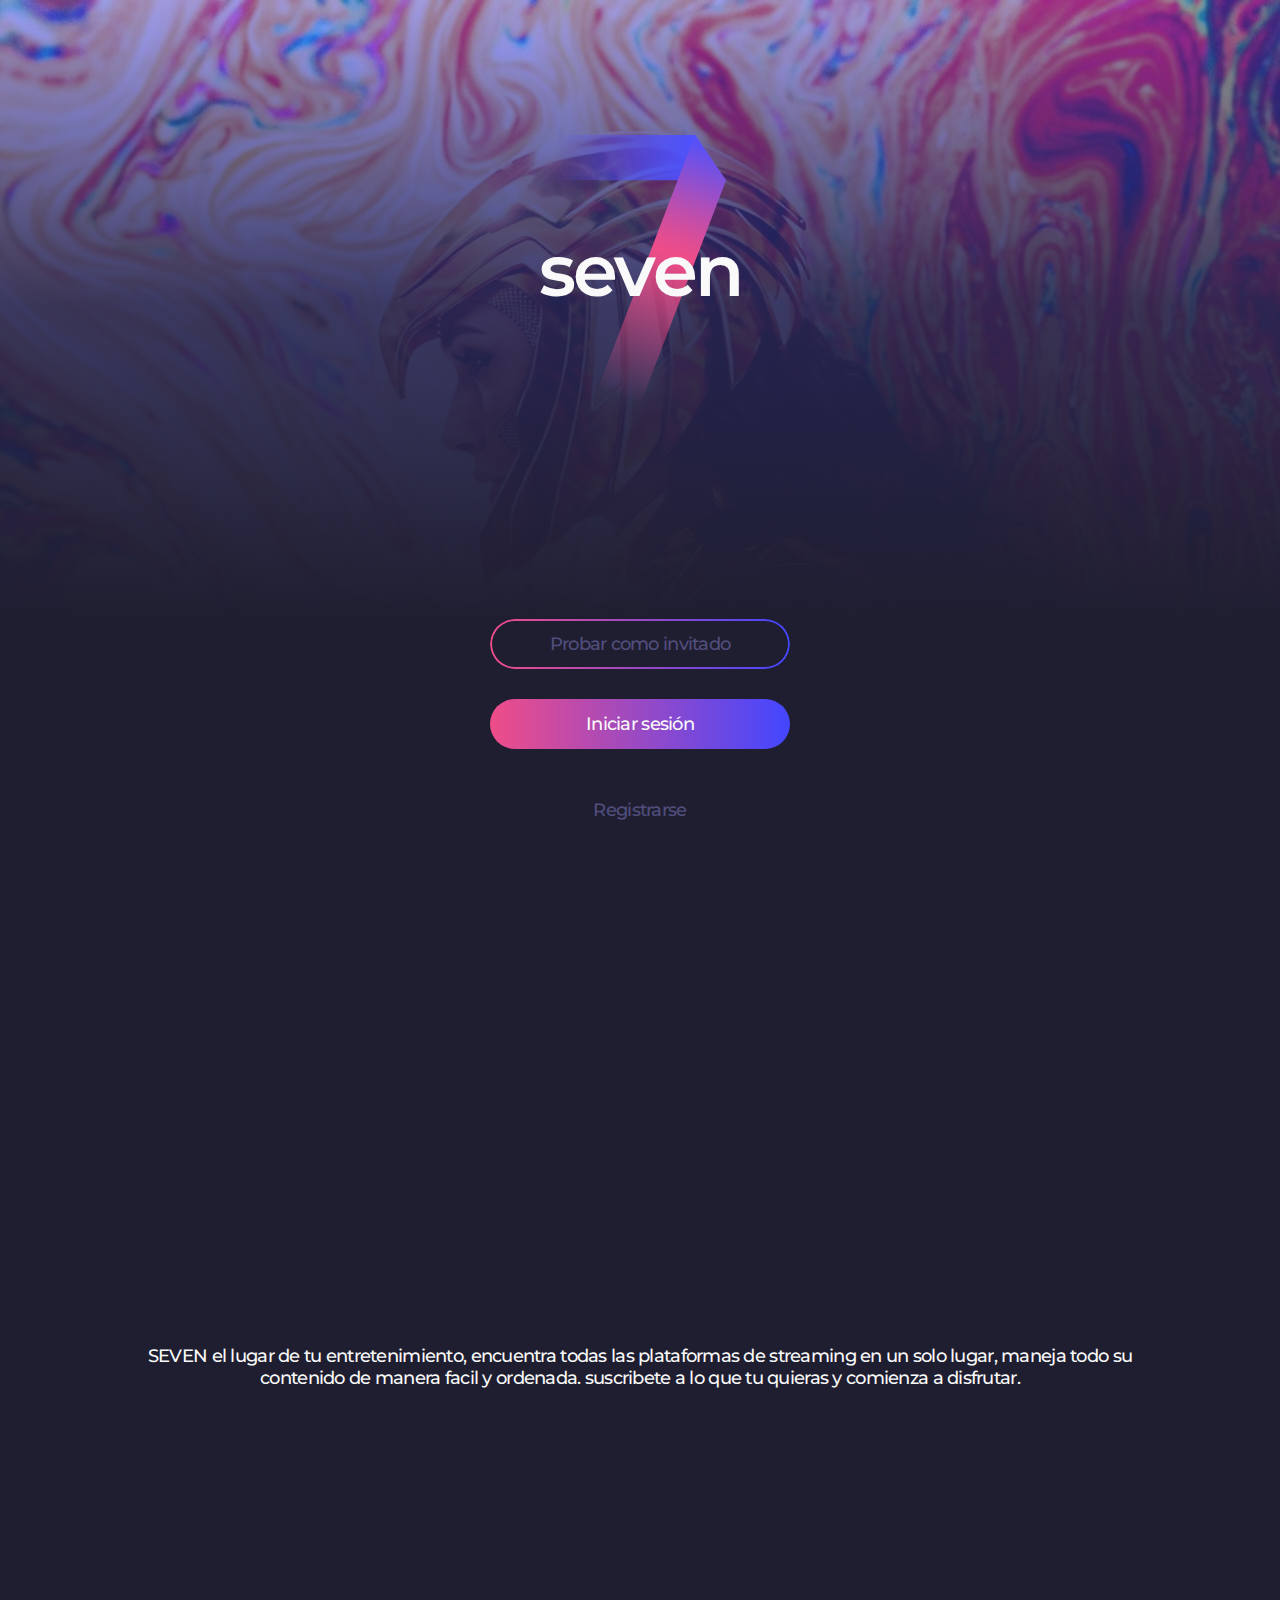
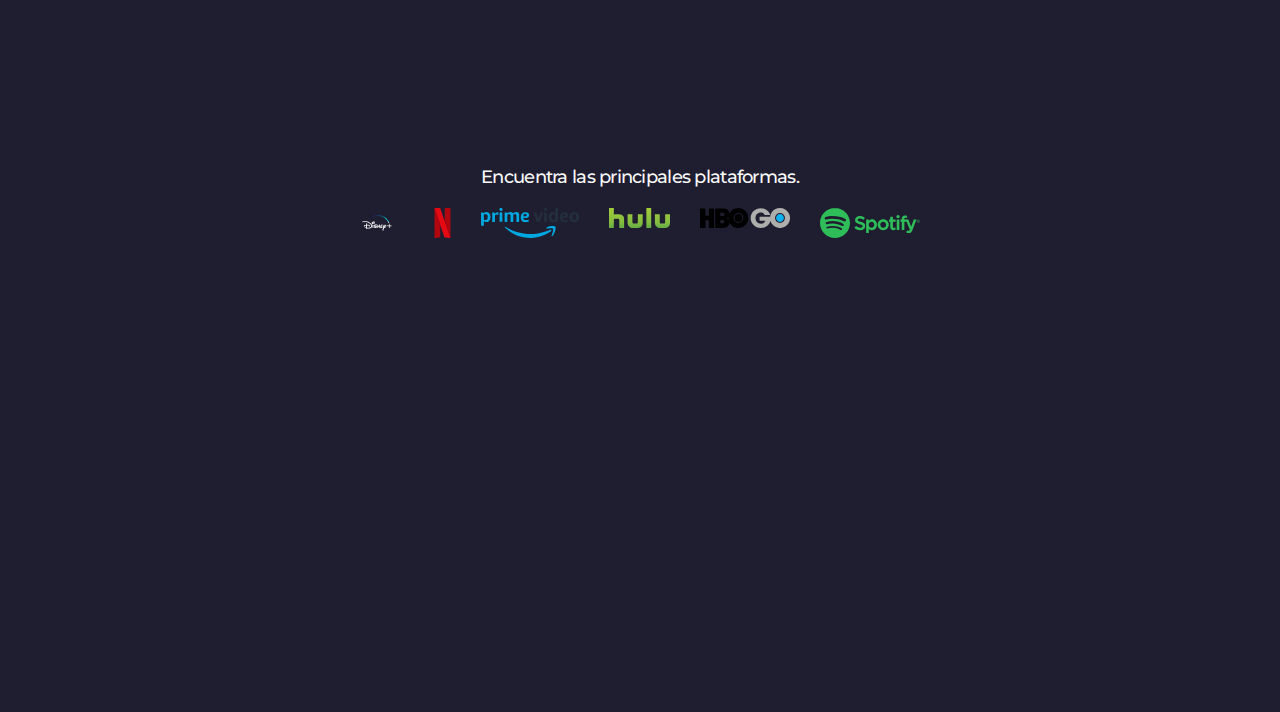
<file: index.html>
<html lang="es">
<head>
    <meta charset="UTF-8">
    <meta http-equiv="X-UA-Compatible" content="IE=edge">
    <meta name="viewport" content="width=device-width, initial-scale=1.0">
    <link rel="stylesheet" href="./css/index.css"> 
    <title>Seven</title>
</head>
<body>

    <header>
        <div class="overlay"></div>
        <div class="logo">
            <img src="./content/img/logo/SEVEN.logo.svg" alt="" class="img_logo">
            <span class="text_logo">seven</span>
        </div>
        <div class="log_buttons">
            <a class="invited buttons_login" href="./pages/movies.html"><span>Probar como invitado</span></a>
            <a class="login buttons_login" href="./pages/login.html">Iniciar sesión</a>
            <a href="./pages/signup.html" class="signup">Registrarse</a>
        </div>
    </header>
    <main>
        <section class="description_and_platforms">
            <div class="description">
                <p>SEVEN el lugar de tu entretenimiento, encuentra todas las plataformas de streaming en un solo lugar, maneja todo su contenido de manera facil y ordenada. suscribete a lo que tu quieras y comienza a disfrutar.</p>
            </div>
            <div class="platforms">
                <span class="title">Encuentra las principales plataformas.</span>
                <div class="logos_streamings_platforms">
                    <img src="./content/img/logo/DISNEYPLUS.svg" height="30px" alt="logo disney plus">
                    <img src="./content/img/logo/NETFLIX.svg" height="30px" alt="logo netflix">
                    <img src="./content/img/logo/AMAZONPRIME.svg" height="30px" alt="logo amazon prime">
                    <img src="./content/img/logo/HULU.svg" height="20px" alt="logo hulu">
                    <img src="./content/img/logo/HBOGO.svg" height="20px" alt="logo hbogo">
                    <img src="./content/img/logo/SPOTIFY.svg" height="30px" alt="logo spotify">
                </div>
            </div>
        </section>
    </main>
    
</body>
</html>
</file>
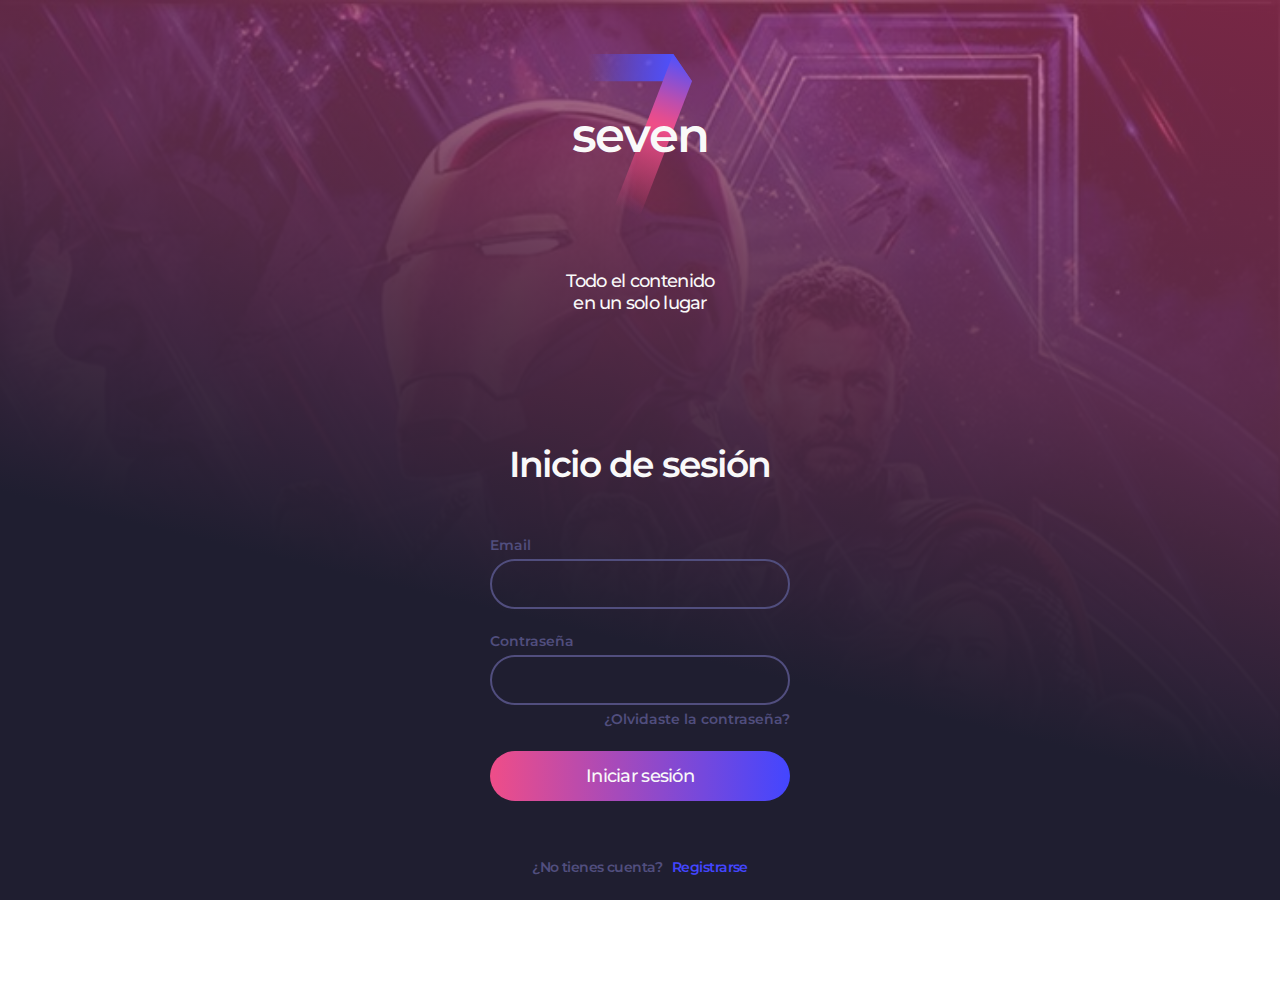
<file: pages/login.html>
<html lang="es">
<head>
    <meta charset="UTF-8">
    <meta http-equiv="X-UA-Compatible" content="IE=edge">
    <meta name="viewport" content="width=device-width, initial-scale=1.0">
    <link rel="stylesheet" href="../css/login.css"> 
    <title>Seven</title>
</head>
<body>
    
    <header>
        <div class="overlay"></div>
        <div class="logo">
            <img src="../content/img/logo/SEVEN.logo.svg" alt="" class="img_logo">
            <span class="text_logo">seven</span>
        </div>
        <p class="subtitle">Todo el contenido<br>en un solo lugar</p>
        <div class="form_login">
            <h2 class="title">Inicio de sesión</h2>

            <form action="">
                
                <div class="email input">
                    <label for="" class="email input_label">Email</label>
                    <input type="email" name="" id="" class="input_form">
                </div>
                <div class="password input">
                    <label for="" class="password input_label">Contraseña</label>
                    <input type="password" name="" id="" class="input_form">
                    <a href="" class="forgot_pass">¿Olvidaste la contraseña?</a>
                </div>
    
                <button class="login">Iniciar sesión</button>

            </form>

            <span class="register">¿No tienes cuenta?<a href="signup.html">Registrarse</a></span>
        </div>
    </header>

</body>
</html>
</file>
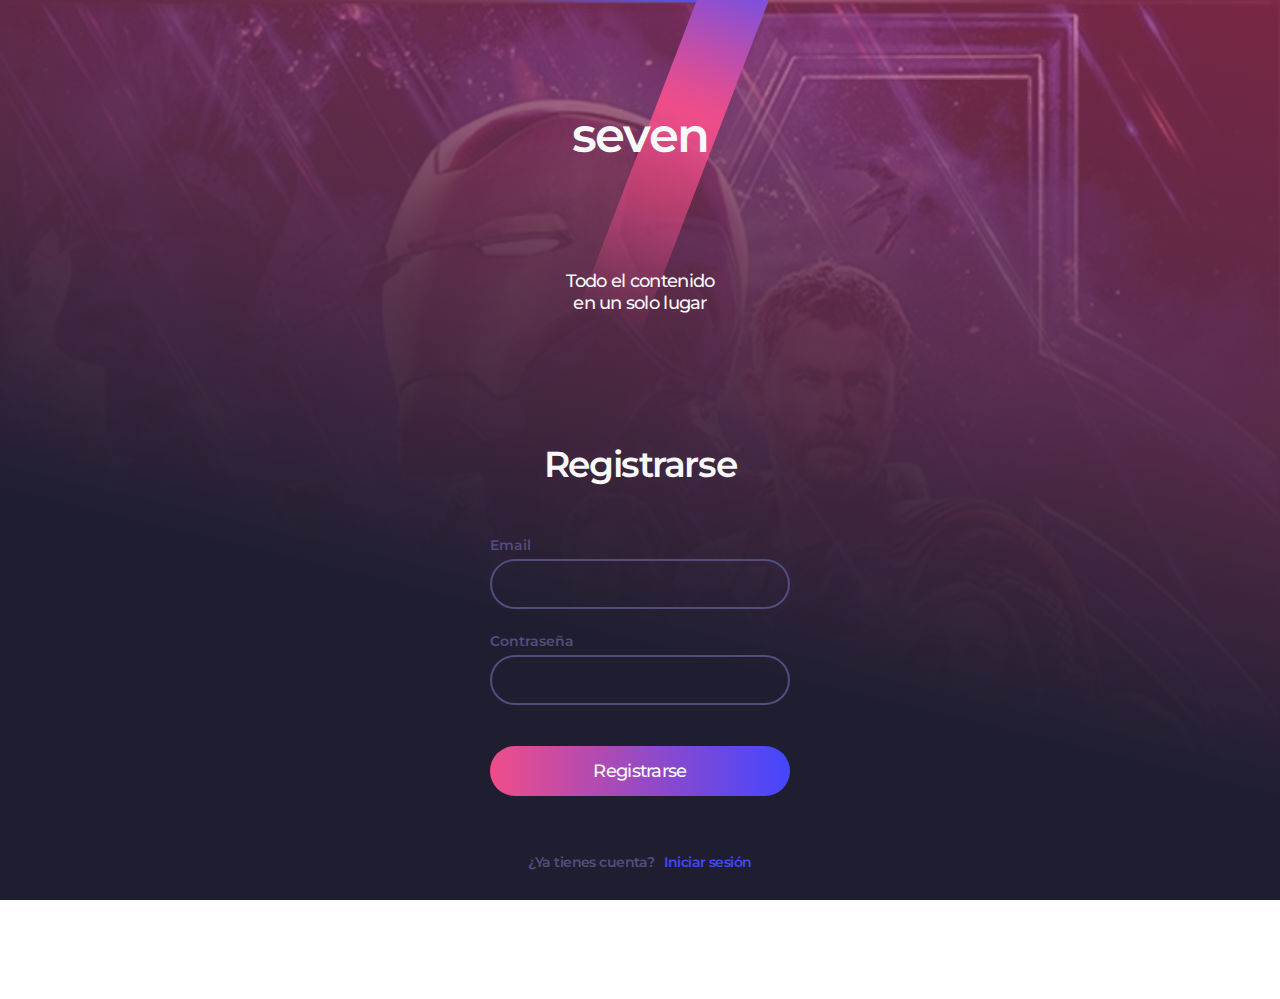
<file: pages/signup.html>
<html lang="es">
<head>
    <meta charset="UTF-8">
    <meta http-equiv="X-UA-Compatible" content="IE=edge">
    <meta name="viewport" content="width=device-width, initial-scale=1.0">
    <link rel="stylesheet" href="../css/register.css"> 
    <title>Seven</title>
</head>
<body>
    
    <header>
        <div class="overlay"></div>
        <div class="logo">
            <img src="../content/img/logo/SEVEN.logo.svg" alt="" class="img_logo">
            <span class="text_logo">seven</span>
        </div>
        <p class="subtitle">Todo el contenido<br>en un solo lugar</p>
        <div class="form_login">
            <h2 class="title">Registrarse</h2>

            <form action="">
                
                <div class="email input">
                    <label for="" class="email input_label">Email</label>
                    <input type="email" name="" id="" class="input_form">
                </div>
                <div class="password input">
                    <label for="" class="password input_label">Contraseña</label>
                    <input type="password" name="" id="" class="input_form">
                </div>
    
                <button class="register">Registrarse</button>

            </form>

            <span class="login">¿Ya tienes cuenta?<a href="login.html">Iniciar sesión</a></span>
        </div>
    </header>

</body>
</html>
</file>
<file: css/index.css>
@import 'main.css';

header {
    height: 100vh;
    width: 100vw;
    background: url(.././content/img/movies/background_header.jpg);
    background-position: top center;
    background-size: cover;
}

header .overlay {
    width: 100vw;
    height: 100vh;
    position: absolute;
    background: linear-gradient(180deg, rgba(67, 70, 255, 0.5) 0%, rgba(38, 38, 87, 0.90625) 33.85%, #1F1E30 69.27%);
}

header .logo {
    height: 60%;
    width: 100%;
    position: relative;
    display: flex;
    justify-content: center;
    align-items: center;
}

header .logo .img_logo {
    height: 50%;
}

header .logo .text_logo{
    position: absolute;
    font-family: var(--primary-font);
    font-weight: 600;
    font-size: 72px;
    letter-spacing: -0.04em;
    color: var(--primary-color-text);
}

header .log_buttons {
    position: relative;
    height: 40%;
    display: flex;
    flex-direction: column;
    justify-content: center;
    align-items: center;
}

header .log_buttons .buttons_login {
    width: 300px;
    height: 50px;
    border-radius: 100px;
    border: none;
    font-family: var(--primary-font);
    font-weight: 500;
    font-size: 18px;
    letter-spacing: -0.04em;
    background: transparent;
    display: flex;
    justify-content: center;
    align-items: center;
}

header .log_buttons .login {
    margin-bottom: 50px;
    color: var(--primary-color-text);
    background: linear-gradient(90deg, #EF4D88 0%, #4346FF 100%);
}

header .log_buttons .invited {
    margin-bottom: 30px;
    color: var(--secondary-color-text);
    position: relative;
}

header .log_buttons .invited::before {
    content:"";
    position:absolute;
    top:0;
    left:0;
    right:0;
    bottom:0;
    border-radius: 100px; 
    padding: 2px; 
    background:linear-gradient(90deg,#EF4D88 0%, #4346FF 100%); 
    -webkit-mask: linear-gradient(#fff 0 0) content-box, linear-gradient(#fff 0 0);
    -webkit-mask-composite: destination-out; 
    mask-composite: exclude; 
}

header .log_buttons .signup {
    font-family: var(--primary-font);
    font-weight: 500;
    font-size: 18px;
    letter-spacing: -0.04em;
    color: var(--secondary-color-text);
}

header .log_buttons .signup:hover {
    color: var(--primary-color);
}

/* estilos de seccion descripcion */

.description_and_platforms {
    width: 100vw;
    height: 100%;
    background: var(--primary-background);
    display: flex;
    flex-direction: column;
    justify-content: space-around;
    align-items: center;
    padding: 20% 0;
}

.description_and_platforms .description{
    font-family: var(--primary-font);
    font-weight: 500;
    font-size: 18px;
    letter-spacing: -0.04em;
    color: var(--primary-color-text);
    margin: 0 10%;
    text-align: center;
}

.description_and_platforms .platforms {
    font-family: var(--primary-font);
    font-weight: 500;
    font-size: 18px;
    letter-spacing: -0.04em;
    color: var(--primary-color-text);
    margin: 0 10%;
    display: flex;
    flex-direction: column;
    align-items: center;
}

.description_and_platforms .platforms .title{
    text-align: center;
}

.description_and_platforms .platforms .logos_streamings_platforms {
    margin: 20px 0;
    display: flex;
    flex-wrap: wrap;
    justify-content: center;
}

.description_and_platforms .platforms .logos_streamings_platforms img{
    margin: 0 20px 10px 10px;
}
</file>
<file: css/login.css>
@import 'main.css';

body {
    overflow-y: hidden;
}

header {
    height: 100vh;
    width: 100vw;
    background: url(.././content/img/movies/background_login.jpg);
    background-position: top center;
    background-size: cover;
}

header .overlay {
    width: 100vw;
    height: 100vh;
    position: absolute;
    background: linear-gradient(193.51deg, rgba(239, 77, 136, 0.5) 0%, rgba(91, 44, 74, 0.941985) 36.98%, #1F1E30 66.15%);
}

header .logo {
    height: 30%;
    width: 100%;
    position: relative;
    display: flex;
    justify-content: center;
    align-items: center;
}

header .logo .img_logo {
    height: 60%;
}

header .logo .text_logo{
    position: absolute;
    font-family: var(--primary-font);
    font-weight: 600;
    font-size: 48px;
    letter-spacing: -0.04em;
    color: var(--primary-color-text);
}

header .subtitle{
    position: relative;
    font-family: var(--primary-font);
    font-weight: 500;
    font-size: 18px;
    line-height: 22px;
    letter-spacing: -0.04em;
    text-align: center;
    color: var(--primary-color-text);
}

header .form_login {
    position: relative;
    display: flex;
    flex-direction: column;
    align-items: center;
    padding: 10% 0;
}

header .form_login .title{
    font-family: var(--primary-font);
    font-weight: 600;
    font-size: 36px;
    line-height: 44px;
    letter-spacing: -0.04em;
    color: var(--primary-color-text);
    margin-bottom: 50px;
}

header .form_login form{
    display: flex;
    flex-direction: column;
}

header .form_login form .input{
    display: flex;
    flex-direction: column;
    margin-bottom: 23px;
}

header .form_login form .input_label{
    font-family: var(--primary-font);
    font-weight: 600;
    font-size: 14px;
    color: var(--secondary-color-text);
    margin-bottom: 5px;
}

header .form_login form .input_form{
    font-family: var(--primary-font);
    width: 300px;
    height: 50px;
    border-radius: 100px;
    background: transparent;
    border: solid 2px var(--secondary-color-text);

    font-weight: 600;
    font-size: 18px;
    color: var(--secondary-color-text);
    padding-left: 15px;
    outline: transparent;
}

header .form_login form .password .forgot_pass{
    font-family: var(--primary-font);
    font-weight: 600;
    font-size: 14px;
    color: var(--secondary-color-text);
    margin-top: 5px;
    text-align: end;
}

header .form_login form .login {
    width: 300px;
    height: 50px;
    background: linear-gradient(90deg, #EF4D88 0%, #4346FF 100%);
    border-radius: 100px;
    border: none;
    font-family: var(--primary-font);
    font-weight: 500;
    font-size: 18px;
    letter-spacing: -0.04em;
    color: var(--primary-color-text);
}

header .form_login .register{
    margin-top: 57px;
    font-family: var(--primary-font);
    font-weight: 600;
    font-size: 14px;
    letter-spacing: -0.04em;
    color: var(--secondary-color-text);
}

header .form_login .register a{
    margin-left: 10px;
    color: var(--secondary-color);
}
</file>
<file: css/register.css>
@import 'main.css';

header {
    height: 100vh;
    width: 100vw;
    background: url(.././content/img/movies/background_login.jpg);
    background-position: top center;
    background-size: cover;
}

header .overlay {
    width: 100vw;
    height: 100vh;
    position: absolute;
    background: linear-gradient(193.51deg, rgba(239, 77, 136, 0.5) 0%, rgba(91, 44, 74, 0.941985) 36.98%, #1F1E30 66.15%);
}

header .logo {
    height: 30%;
    width: 100%;
    position: relative;
    display: flex;
    justify-content: center;
    align-items: center;
}

header .logo .img_logo {
    width: 20%;
}

header .logo .text_logo{
    position: absolute;
    font-family: var(--primary-font);
    font-weight: 600;
    font-size: 48px;
    letter-spacing: -0.04em;
    color: var(--primary-color-text);
}

header .subtitle{
    position: relative;
    font-family: var(--primary-font);
    font-weight: 500;
    font-size: 18px;
    line-height: 22px;
    letter-spacing: -0.04em;
    text-align: center;
    color: var(--primary-color-text);
}

header .form_login {
    position: relative;
    display: flex;
    flex-direction: column;
    align-items: center;
    padding: 10% 0;
}

header .form_login .title{
    font-family: var(--primary-font);
    font-weight: 600;
    font-size: 36px;
    line-height: 44px;
    letter-spacing: -0.04em;
    color: var(--primary-color-text);
    margin-bottom: 50px;
}

header .form_login form{
    display: flex;
    flex-direction: column;
}

header .form_login form .input{
    display: flex;
    flex-direction: column;
    margin-bottom: 23px;
}

header .form_login form .input_label{
    font-family: var(--primary-font);
    font-weight: 600;
    font-size: 14px;
    color: var(--secondary-color-text);
    margin-bottom: 5px;
}

header .form_login form .input_form{
    font-family: var(--primary-font);
    width: 300px;
    height: 50px;
    border-radius: 100px;
    background: transparent;
    border: solid 2px var(--secondary-color-text);

    font-weight: 600;
    font-size: 18px;
    color: var(--secondary-color-text);
    padding-left: 15px;
    outline: transparent;
}

header .form_login form .register {
    width: 300px;
    height: 50px;
    background: linear-gradient(90deg, #EF4D88 0%, #4346FF 100%);
    border-radius: 100px;
    border: none;
    font-family: var(--primary-font);
    font-weight: 500;
    font-size: 18px;
    letter-spacing: -0.04em;
    color: var(--primary-color-text);
    margin-top: 18px;
}

header .form_login .login{
    margin-top: 57px;
    font-family: var(--primary-font);
    font-weight: 600;
    font-size: 14px;
    letter-spacing: -0.04em;
    color: var(--secondary-color-text);
}

header .form_login .login a{
    margin-left: 10px;
    color: var(--secondary-color);
}
</file>
